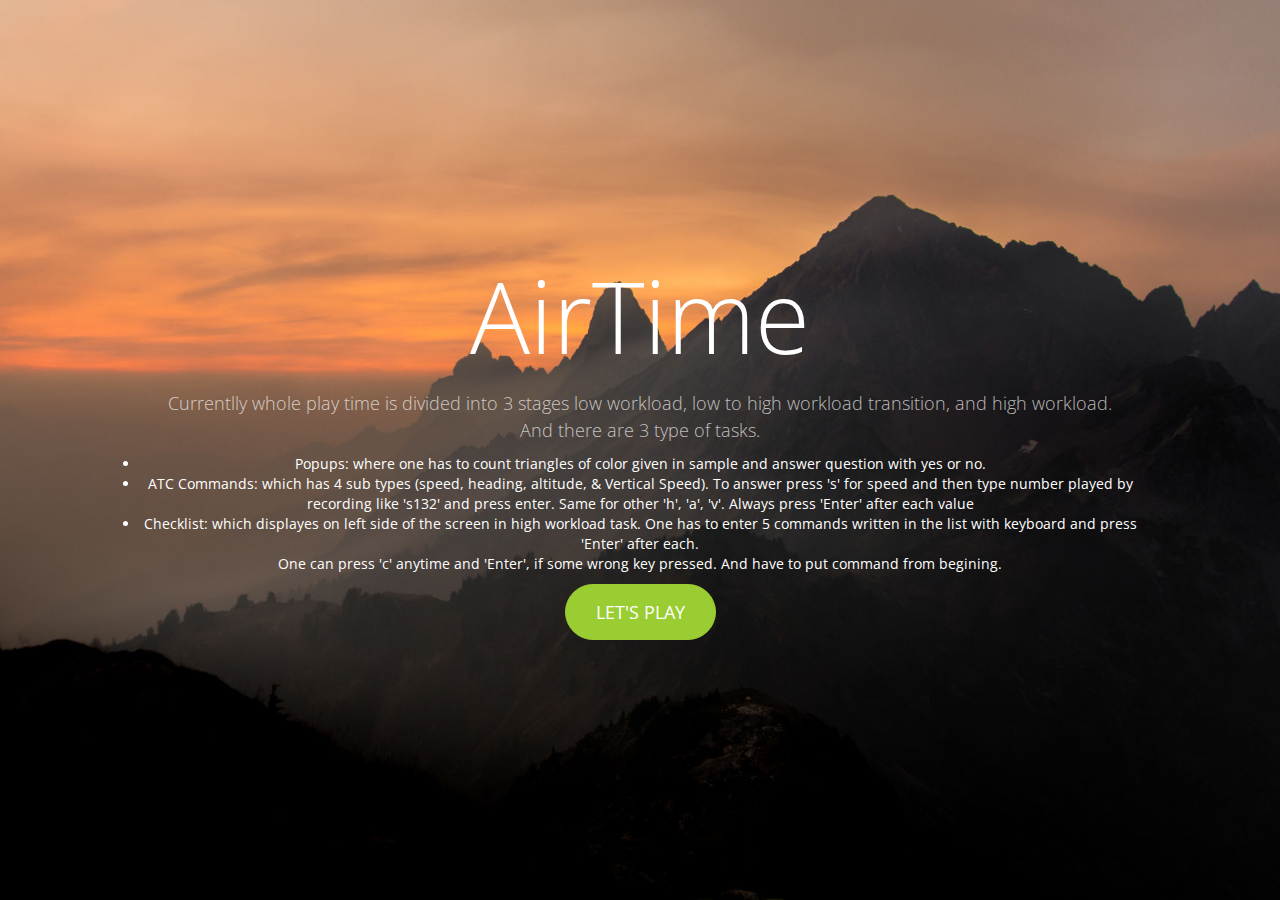
<file: index.html>
<!DOCTYPE html>

<html lang="en">

<head>

    <title>Business 2</title>

    <!-- Bootstrap Core CSS -->
    <link href="css/bootstrap.min.css" rel="stylesheet">

    <!-- Custom CSS: You can use this stylesheet to override any Bootstrap styles and/or apply your own styles -->
    <link href="css/custom.css" rel="stylesheet">

    <!-- Custom Fonts from Google -->
    <link href='http://fonts.googleapis.com/css?family=Open+Sans:300italic,400italic,600italic,700italic,800italic,400,300,600,700,800' rel='stylesheet' type='text/css'>
    
</head>

<body>

	<!-- Header -->
    <header>
        <div class="header-content">
            <div class="header-content-inner">
                <h1>AirTime</h1>
                <p>Currentlly whole play time is divided into 3 stages low workload, low to high workload transition, and high workload.
                    <br> And there are 3 type of tasks. 
                    <li>Popups: where one has to count triangles of color given in sample and answer question with yes or no.</li>
                    <li>ATC Commands: which has 4 sub types (speed, heading, altitude, & Vertical Speed). To answer press 's' for speed and then type number played by recording like 's132' and press enter. 
                        Same for other 'h', 'a', 'v'. Always press 'Enter' after each value</li>
                    <li>Checklist: which displayes on left side of the screen in high workload task. One has to enter 5 commands written in the list with keyboard and press 'Enter' after each.</li>

                    One can press 'c' anytime and 'Enter', if some wrong key pressed. And have to put command from begining. 
                </p>
                <a href="airTime.html" class="btn btn-primary btn-lg">Let's Play</a>
            </div>
        </div>
    </header>


</body>

</html>
</file>
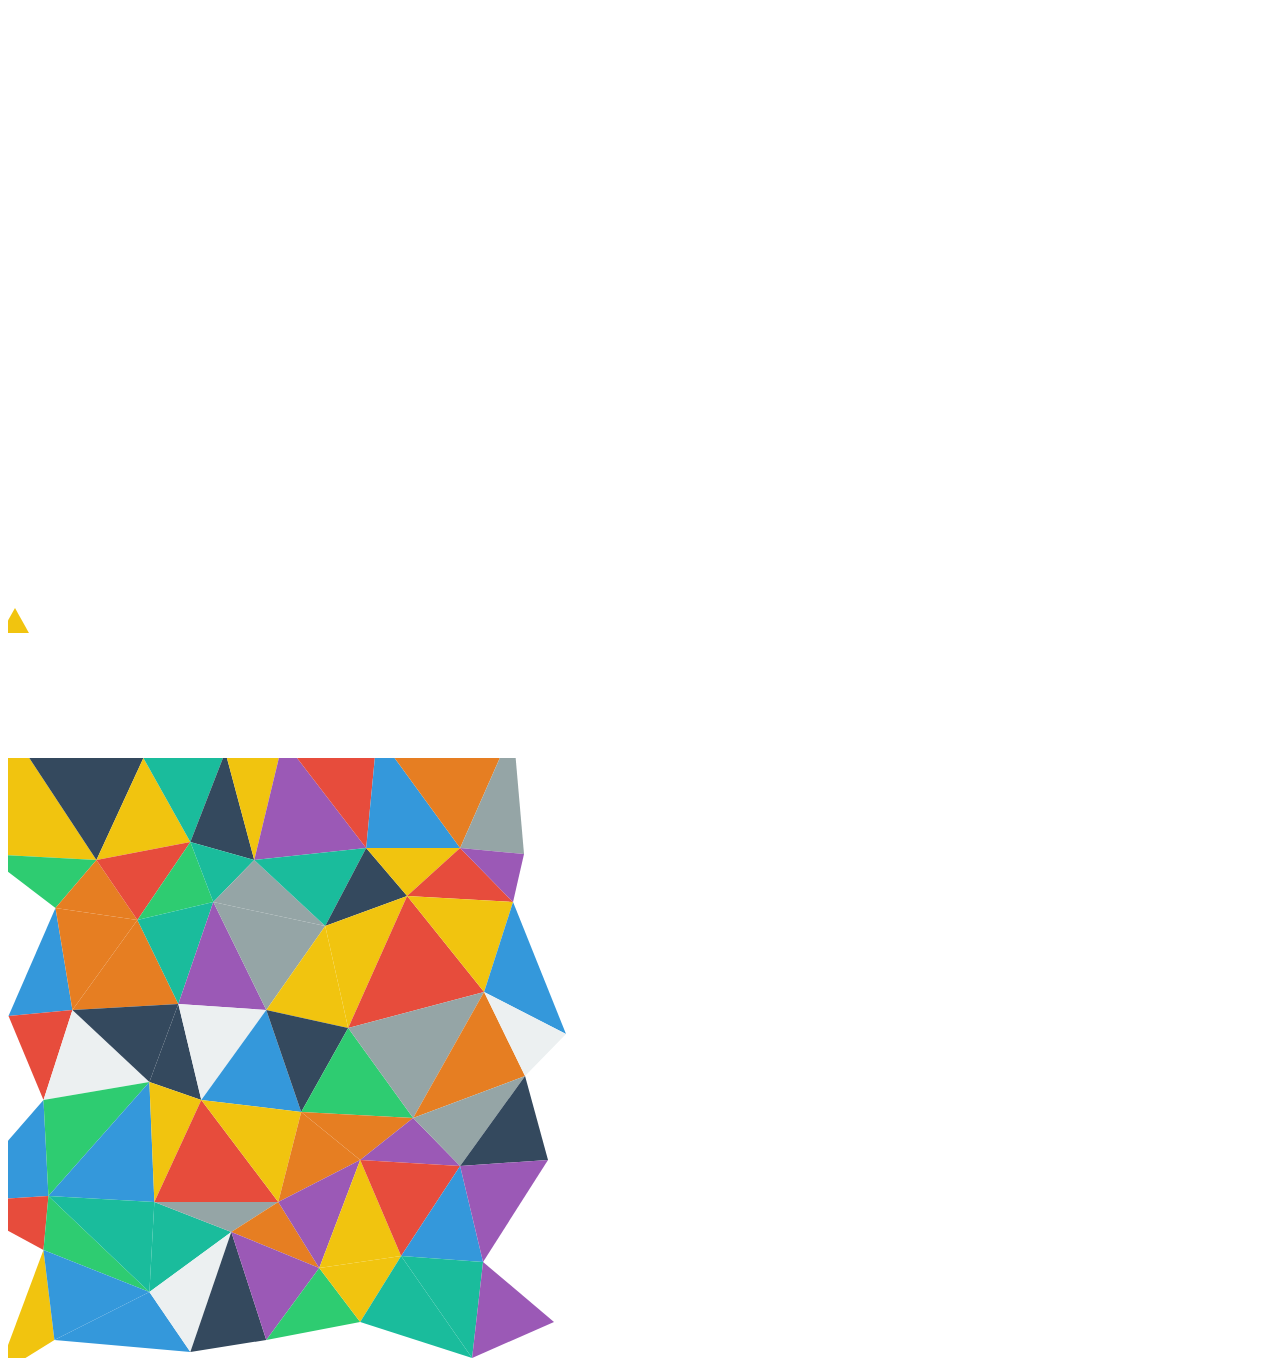
<file: TriangleTest.html>
<!DOCTYPE html>

<html>

<head>
    <title>AirTime</title>

    <!-- META INFORMATION -->

    <meta charset="UTF-8">
    <meta http-equiv="content-type" content="text/html; charset=UTF-8">

    <meta name="description" content="">
    <meta name="keywords" content="">
    <meta name="author" content="Gagan">

    <!-- CSS & JS-->
    
	<script src="triangulr.js"></script>
	
</head>



<body>
    <div id="triangle" style=" width: 600px; height: 400px; visibility: hidden;"></div>
    <div id="sample" style=" width: 50px; height: 50px; margin-top: 200px;"></div>
    <div id="t2" style=" width: 600px; height: 600px; margin-top: 100px;"></div>
    
    <script>        
        var flatUIclrs = ['1abc9c', '2ecc71', '3498db', '9b59b6', '34495e',	'f1c40f', 'e67e22', 'e74c3c', 'ecf0f1', '95a5a6'];
        var counter = 0;
        var colorToFind;
        var firstTime = true;
        var colorGenerator = function (path) {
            //var colorSelected = flatUIclrs[path.counter % flatUIclrs.length];            
            var colorSelected = flatUIclrs[Math.floor(Math.random() * flatUIclrs.length)];
            if (firstTime){
                colorToFind = colorSelected;
                firstTime = false;
            }
            if (colorSelected == colorToFind)
                counter++;
            return '#' + colorSelected;

        };

        var getColor = function(){
            return '#' +colorToFind;
        }

        document.getElementById('triangle').appendChild(new Triangulr(100, 100, 14, 5, colorGenerator));
        document.getElementById('sample').appendChild(new Triangulr(40, 40, 20, 0, getColor));

        document.getElementById('t2').innerHTML = document.getElementById('triangle').innerHTML;
        
    </script>

            
</body>
</html>
</file>
<file: css/custom.css>
html,
body {
    width: 100%;
    height: 100%;
    font-family: 'Open Sans','Helvetica Neue',Arial,sans-serif;
}

a {
    color: yellowgreen;
    -webkit-transition: all .35s;
    -moz-transition: all .35s;
    transition: all .35s;
}

a:hover,
a:focus {
    color: forestgreen;
}

p {
    font-size: 16px;
    line-height: 1.5;
}

header {
    position: relative;
    width: 100%;
    min-height: auto;
    text-align: center;
    color: #fff;
    background-image: url('../images/header.jpg');
    background-position: center;
    -webkit-background-size: cover;
    -moz-background-size: cover;
    background-size: cover;
    -o-background-size: cover;
}

header .header-content {
    position: relative;
    width: 100%;
    padding: 100px 15px 70px;
    text-align: center;
}

header .header-content .header-content-inner h1 {
    margin-top: 0;
    margin-bottom: 20px;
    font-size: 50px;
    font-weight: 300;
}

header .header-content .header-content-inner p {
    /* margin-bottom: 50px; */
    font-size: 16px;
    font-weight: 300;
    color: rgba(255,255,255,.7);
}

@media(min-width:768px) {
    header {
        min-height: 100%;
    }

    header .header-content {
        position: absolute;
        top: 50%;
        padding: 0 50px;
        -webkit-transform: translateY(-50%);
        -ms-transform: translateY(-50%);
        transform: translateY(-50%);
    }

    header .header-content .header-content-inner {
        margin-right: auto;
        margin-left: auto;
        max-width: 1000px;
    }

	header .header-content .header-content-inner h1 {
    	font-size: 100px;
		}

    header .header-content .header-content-inner p {
        margin-right: auto;
        margin-left: auto;
        font-size: 18px;
    }
}

.section-heading {
    margin-top: 0;
    margin-bottom: 20px;
}

.intro {
	color: #fff;
    background-color: yellowgreen;
    padding: 70px 0;
    text-align: center;
}

.content {
    padding: 100px 0;
}

.content-2 {
	color: #fff;
    background-color: #222;
}

.content-3 {
	padding: 20px 0 40px;
	text-align: center;
}

.promo,
.promo h3,
.promo a:link,
.promo a:visited,
.promo a:hover,
.promo a:active {
    color: white;
	text-shadow: 0px 0px 40px black;
    text-decoration: none;
}

.promo-item {
    height: 200px;
    line-height: 180px;
    text-align: center;
}

.promo-item:hover {
    background-size: 110%; 
    border: 10px solid rgba(255,255,255,0.3);
    line-height: 160px;
}

.promo-item h3 {
    font-size: 40px;
    display: inline-block;
    vertical-align: middle;
}

.item-1 {
	background: url('../images/writing.jpg');
	}
	
.item-2 {
	background: url('../images/concert.jpg');
	}
	
.item-3 {
	background: url('../images/pencil_sharpener.jpg');
	}
		
.item-1,
.item-2,
.item-3 {
	background-size: cover;
	background-position: 50% 50%;
	}

.page-footer {
	text-align: center;
	}

.page-footer .contact {
	padding: 100px 0;
	background-color: yellowgreen;
	color: #fff;
	}

.page-footer .contact p {
	font-size: 22px;
	font-weight: 300;
	}
	
.content-3 .glyphicon,	
.page-footer .contact .glyphicon {
	font-size: 32px;
	font-weight: 700;
	}
		
.page-footer .small-print {
	padding: 50px 0 40px;
	font-weight: 300;
	}

.text-light {
    color: rgba(255,255,255,.7);
}

.navbar-default {
    border-color: rgba(34,34,34,.05);
    background-color: #fff;
    -webkit-transition: all .35s;
    -moz-transition: all .35s;
    transition: all .35s;
}

.navbar-default .navbar-header .navbar-brand {
    color: yellowgreen;
}

.navbar-default .navbar-header .navbar-brand:hover,
.navbar-default .navbar-header .navbar-brand:focus {
    color: #eb3812;
}

.navbar-default .nav > li>a,
.navbar-default .nav>li>a:focus {
    color: #222;
}

.navbar-default .nav > li>a:hover,
.navbar-default .nav>li>a:focus:hover {
    color: yellowgreen;
}

.navbar-default .nav > li.active>a,
.navbar-default .nav>li.active>a:focus {
    color: yellowgreen!important;
    background-color: transparent;
}

.navbar-default .nav > li.active>a:hover,
.navbar-default .nav>li.active>a:focus:hover {
    background-color: transparent;
}

@media(min-width:768px) {
    .navbar-default {
        border-color: rgba(255,255,255,.3);
        background-color: transparent;
    }

    .navbar-default .navbar-header .navbar-brand {
        color: rgba(255,255,255,.7);
        letter-spacing: 0.5em;
    }

    .navbar-default .navbar-header .navbar-brand:hover,
    .navbar-default .navbar-header .navbar-brand:focus {
        color: #fff;
    }

    .navbar-default .nav > li>a,
    .navbar-default .nav>li>a:focus {
        color: rgba(255,255,255,.7);
    }

    .navbar-default .nav > li>a:hover,
    .navbar-default .nav>li>a:focus:hover {
        color: #fff;
    }

    .navbar-default.affix {
        border-color: #fff;
        background-color: #fff;
        box-shadow: 0px 7px 20px 0px rgba(0,0,0,0.1);
    }

    .navbar-default.affix .navbar-header .navbar-brand {
        letter-spacing: 0;
        color: yellowgreen;
    }

    .navbar-default.affix .navbar-header .navbar-brand:hover,
    .navbar-default.affix .navbar-header .navbar-brand:focus {
        color: #eb3812;
    }

    .navbar-default.affix .nav > li>a,
    .navbar-default.affix .nav>li>a:focus {
        color: #222;
    }

    .navbar-default.affix .nav > li>a:hover,
    .navbar-default.affix .nav>li>a:focus:hover {
        color: yellowgreen;
    }
}

.btn-default {
    border-color: #fff;
    color: #222;
    background-color: #fff;
    -webkit-transition: all .35s;
    -moz-transition: all .35s;
    transition: all .35s;
}

.btn-default:hover,
.btn-default:focus,
.btn-default.focus,
.btn-default:active,
.btn-default.active,
.open > .dropdown-toggle.btn-default {
    border-color: #eee;
    color: #222;
    background-color: #eee;
}

.btn-default:active,
.btn-default.active,
.open > .dropdown-toggle.btn-default {
    background-image: none;
}

.btn-default.disabled,
.btn-default[disabled],
fieldset[disabled] .btn-default,
.btn-default.disabled:hover,
.btn-default[disabled]:hover,
fieldset[disabled] .btn-default:hover,
.btn-default.disabled:focus,
.btn-default[disabled]:focus,
fieldset[disabled] .btn-default:focus,
.btn-default.disabled.focus,
.btn-default[disabled].focus,
fieldset[disabled] .btn-default.focus,
.btn-default.disabled:active,
.btn-default[disabled]:active,
fieldset[disabled] .btn-default:active,
.btn-default.disabled.active,
.btn-default[disabled].active,
fieldset[disabled] .btn-default.active {
    border-color: #fff;
    background-color: #fff;
}

.btn-default .badge {
    color: #fff;
    background-color: #222;
}

.btn-primary {
    border-color: yellowgreen;
    color: #fff;
    background-color: yellowgreen;
    -webkit-transition: all .35s;
    -moz-transition: all .35s;
    transition: all .35s;
}

.btn-primary:hover,
.btn-primary:focus,
.btn-primary.focus,
.btn-primary:active,
.btn-primary.active,
.open > .dropdown-toggle.btn-primary {
    border-color: limegreen;
    color: #fff;
    background-color: limegreen;
}

.btn-primary:active,
.btn-primary.active,
.open > .dropdown-toggle.btn-primary {
    background-image: none;
}

.btn-primary.disabled,
.btn-primary[disabled],
fieldset[disabled] .btn-primary,
.btn-primary.disabled:hover,
.btn-primary[disabled]:hover,
fieldset[disabled] .btn-primary:hover,
.btn-primary.disabled:focus,
.btn-primary[disabled]:focus,
fieldset[disabled] .btn-primary:focus,
.btn-primary.disabled.focus,
.btn-primary[disabled].focus,
fieldset[disabled] .btn-primary.focus,
.btn-primary.disabled:active,
.btn-primary[disabled]:active,
fieldset[disabled] .btn-primary:active,
.btn-primary.disabled.active,
.btn-primary[disabled].active,
fieldset[disabled] .btn-primary.active {
    border-color: yellowgreen;
    background-color: yellowgreen;
}

.btn-primary .badge {
    color: yellowgreen;
    background-color: #fff;
}


.btn {
    border-radius: 300px;
    text-transform: uppercase;
}

.btn-lg {
    padding: 15px 30px;
}

::-moz-selection {
    text-shadow: none;
    color: #fff;
    background: #222;
}

::selection {
    text-shadow: none;
    color: #fff;
    background: #222;
}

img::selection {
    color: #fff;
    background: 0 0;
}

img::-moz-selection {
    color: #fff;
    background: 0 0;
}

.text-primary {
    color: yellowgreen;
}

.bg-primary {
    background-color: yellowgreen;
}
</file>
